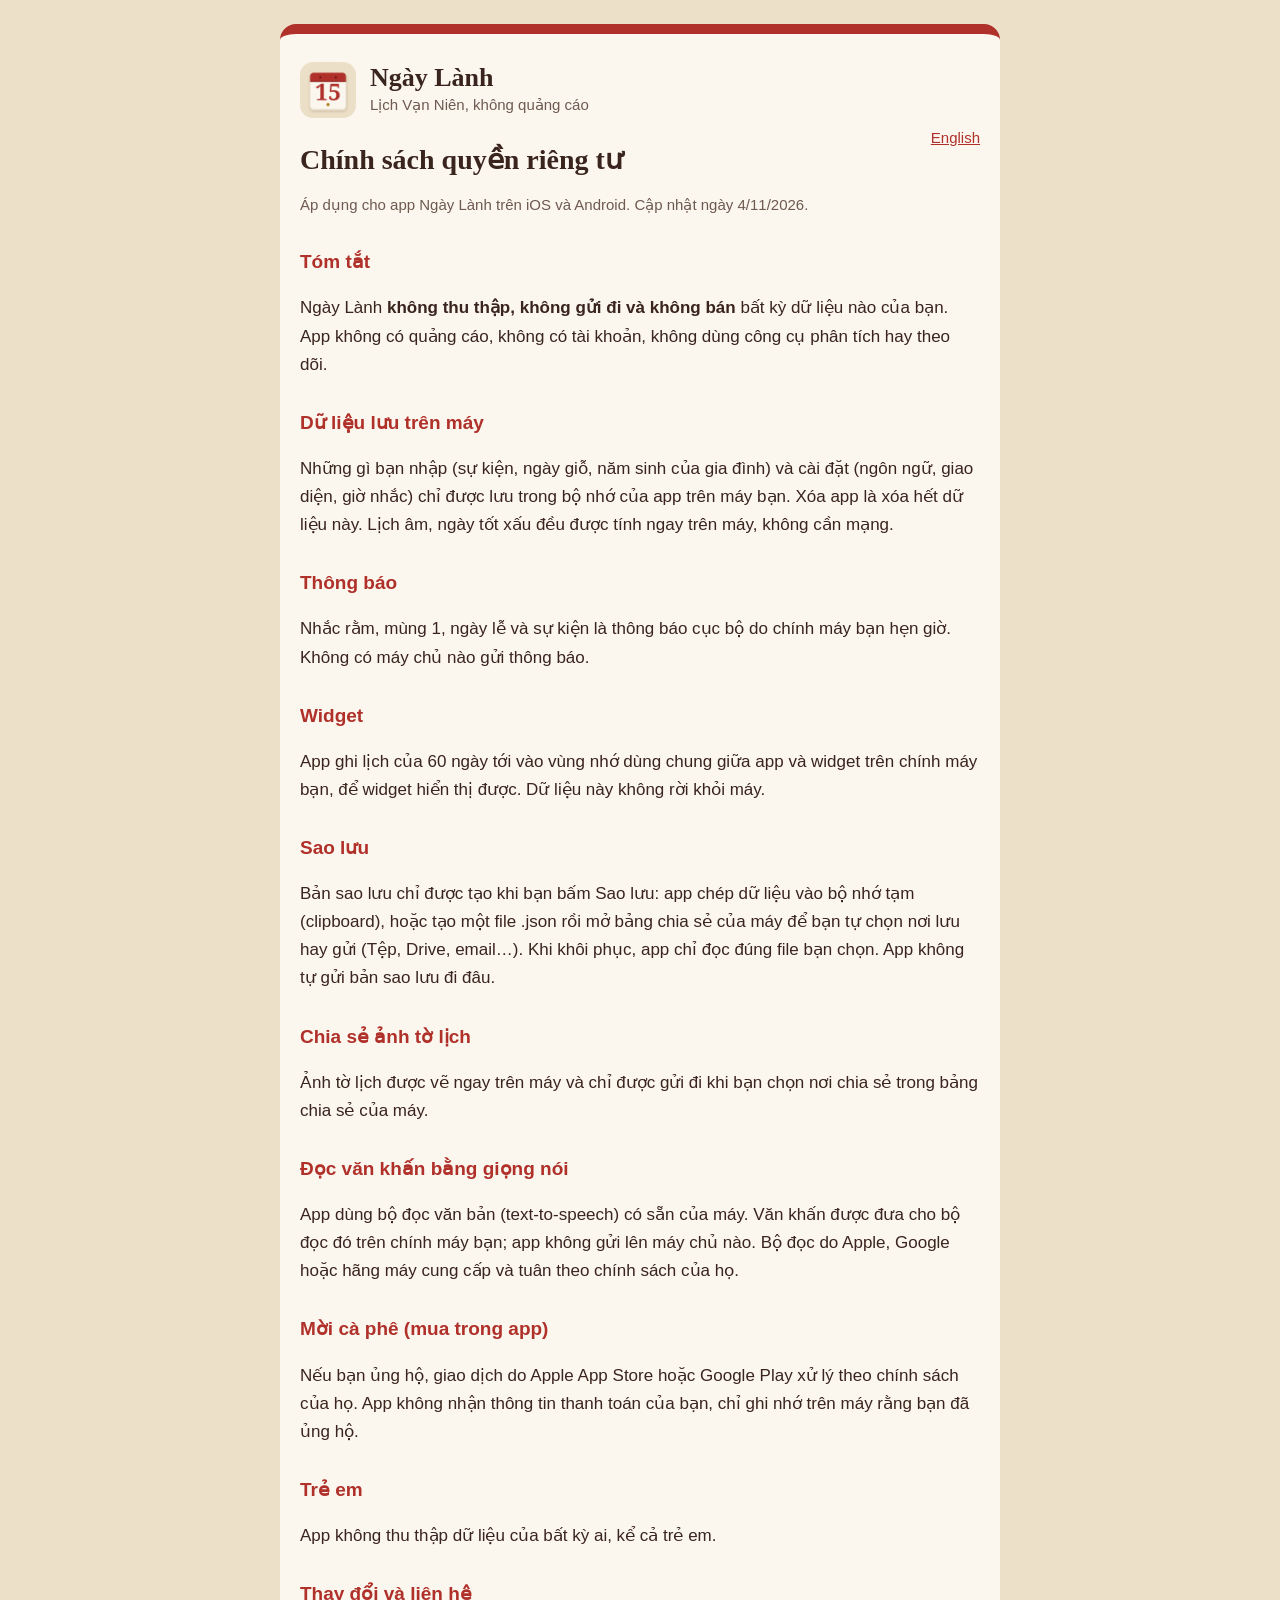
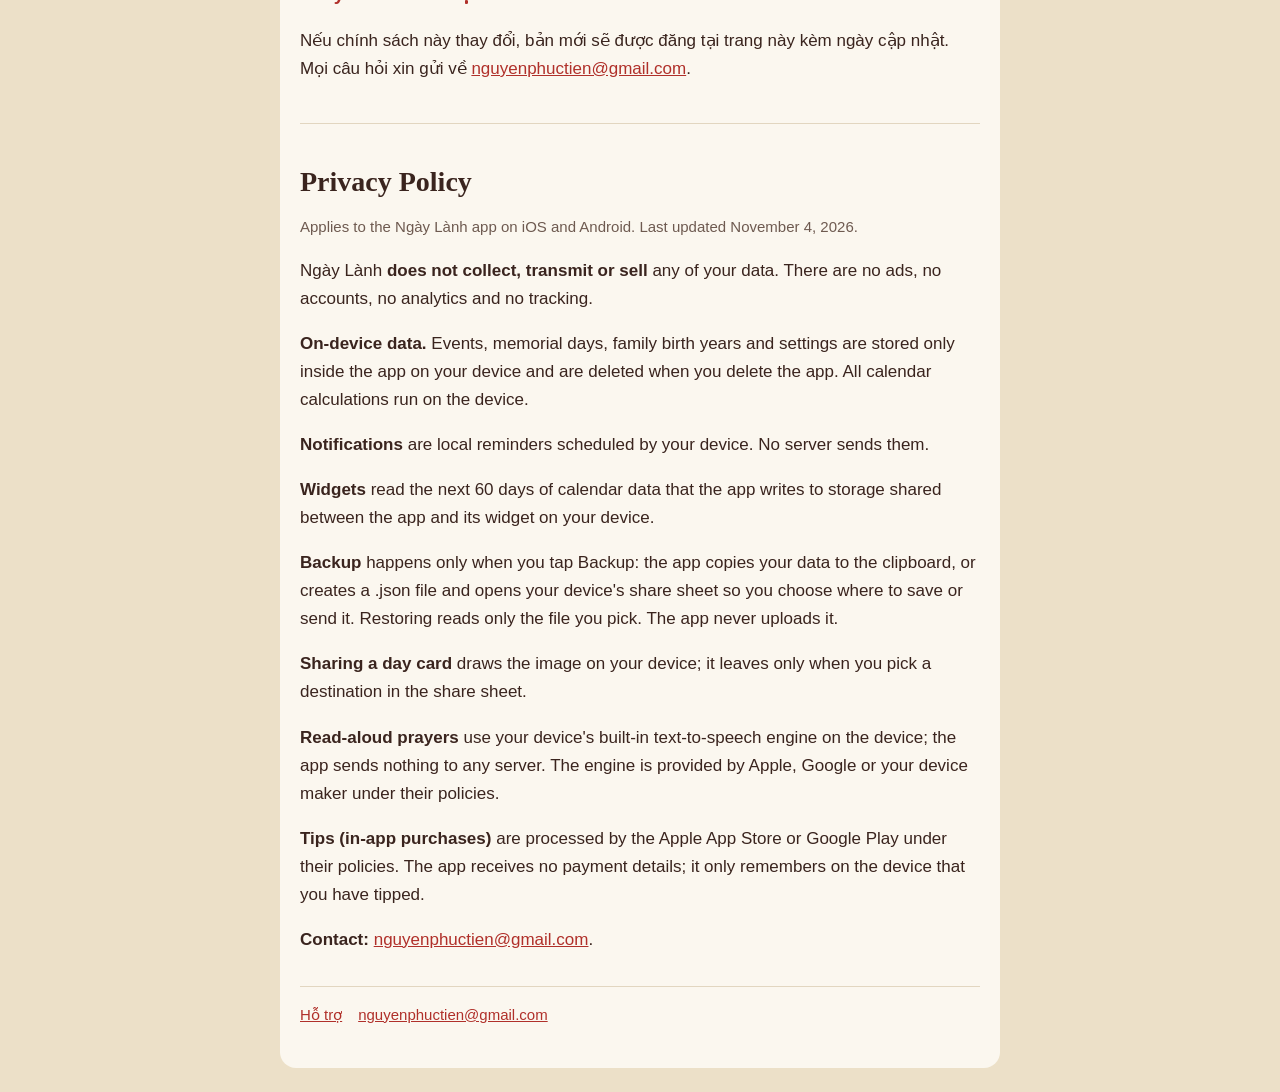
<file: index.html>
<!doctype html>
<html lang="vi">
<head>
  <meta charset="utf-8">
  <meta name="viewport" content="width=device-width, initial-scale=1">
  <title>Chính sách quyền riêng tư · Ngày Lành</title>
  <link rel="icon" href="icon.png">
  <link rel="stylesheet" href="style.css">
</head>
<body>
<main>
  <header>
    <img src="icon.png" alt="">
    <div><div class="name">Ngày Lành</div><div class="tag">Lịch Vạn Niên, không quảng cáo</div></div>
  </header>
  <a class="lang" href="#en">English</a>

  <h1>Chính sách quyền riêng tư</h1>
  <p class="muted">Áp dụng cho app Ngày Lành trên iOS và Android. Cập nhật ngày 4/11/2026.</p>

  <h2>Tóm tắt</h2>
  <p>Ngày Lành <strong>không thu thập, không gửi đi và không bán</strong> bất kỳ dữ liệu nào của bạn.
    App không có quảng cáo, không có tài khoản, không dùng công cụ phân tích hay theo dõi.</p>

  <h2>Dữ liệu lưu trên máy</h2>
  <p>Những gì bạn nhập (sự kiện, ngày giỗ, năm sinh của gia đình) và cài đặt (ngôn ngữ, giao diện, giờ nhắc)
    chỉ được lưu trong bộ nhớ của app trên máy bạn. Xóa app là xóa hết dữ liệu này.
    Lịch âm, ngày tốt xấu đều được tính ngay trên máy, không cần mạng.</p>

  <h2>Thông báo</h2>
  <p>Nhắc rằm, mùng 1, ngày lễ và sự kiện là thông báo cục bộ do chính máy bạn hẹn giờ. Không có máy chủ nào gửi thông báo.</p>

  <h2>Widget</h2>
  <p>App ghi lịch của 60 ngày tới vào vùng nhớ dùng chung giữa app và widget trên chính máy bạn, để widget hiển thị được. Dữ liệu này không rời khỏi máy.</p>

  <h2>Sao lưu</h2>
  <p>Bản sao lưu chỉ được tạo khi bạn bấm Sao lưu: app chép dữ liệu vào bộ nhớ tạm (clipboard), hoặc tạo một file .json rồi mở bảng chia sẻ của máy để bạn tự chọn nơi lưu hay gửi (Tệp, Drive, email…). Khi khôi phục, app chỉ đọc đúng file bạn chọn. App không tự gửi bản sao lưu đi đâu.</p>

  <h2>Chia sẻ ảnh tờ lịch</h2>
  <p>Ảnh tờ lịch được vẽ ngay trên máy và chỉ được gửi đi khi bạn chọn nơi chia sẻ trong bảng chia sẻ của máy.</p>

  <h2>Đọc văn khấn bằng giọng nói</h2>
  <p>App dùng bộ đọc văn bản (text-to-speech) có sẵn của máy. Văn khấn được đưa cho bộ đọc đó trên chính máy bạn; app không gửi lên máy chủ nào. Bộ đọc do Apple, Google hoặc hãng máy cung cấp và tuân theo chính sách của họ.</p>

  <h2>Mời cà phê (mua trong app)</h2>
  <p>Nếu bạn ủng hộ, giao dịch do Apple App Store hoặc Google Play xử lý theo chính sách của họ.
    App không nhận thông tin thanh toán của bạn, chỉ ghi nhớ trên máy rằng bạn đã ủng hộ.</p>

  <h2>Trẻ em</h2>
  <p>App không thu thập dữ liệu của bất kỳ ai, kể cả trẻ em.</p>

  <h2>Thay đổi và liên hệ</h2>
  <p>Nếu chính sách này thay đổi, bản mới sẽ được đăng tại trang này kèm ngày cập nhật.
    Mọi câu hỏi xin gửi về <a href="mailto:nguyenphuctien@gmail.com">nguyenphuctien@gmail.com</a>.</p>

  <hr id="en" style="margin:40px 0;border:0;border-top:1px solid var(--line)">

  <h1>Privacy Policy</h1>
  <p class="muted">Applies to the Ngày Lành app on iOS and Android. Last updated November 4, 2026.</p>
  <p>Ngày Lành <strong>does not collect, transmit or sell</strong> any of your data. There are no ads, no accounts,
    no analytics and no tracking.</p>
  <p><strong>On-device data.</strong> Events, memorial days, family birth years and settings are stored only inside the
    app on your device and are deleted when you delete the app. All calendar calculations run on the device.</p>
  <p><strong>Notifications</strong> are local reminders scheduled by your device. No server sends them.</p>
  <p><strong>Widgets</strong> read the next 60 days of calendar data that the app writes to storage shared between the
    app and its widget on your device.</p>
  <p><strong>Backup</strong> happens only when you tap Backup: the app copies your data to the clipboard, or creates a .json file and opens your device's share sheet so you choose where to save or send it. Restoring reads only the file you pick. The app never uploads it.</p>
  <p><strong>Sharing a day card</strong> draws the image on your device; it leaves only when you pick a destination in the share sheet.</p>
  <p><strong>Read-aloud prayers</strong> use your device's built-in text-to-speech engine on the device; the app sends nothing to any server. The engine is provided by Apple, Google or your device maker under their policies.</p>
  <p><strong>Tips (in-app purchases)</strong> are processed by the Apple App Store or Google Play under their policies.
    The app receives no payment details; it only remembers on the device that you have tipped.</p>
  <p><strong>Contact:</strong> <a href="mailto:nguyenphuctien@gmail.com">nguyenphuctien@gmail.com</a>.</p>

  <nav><a href="ho-tro/">Hỗ trợ</a><a href="mailto:nguyenphuctien@gmail.com">nguyenphuctien@gmail.com</a></nav>
</main>
</body>
</html>
</file>
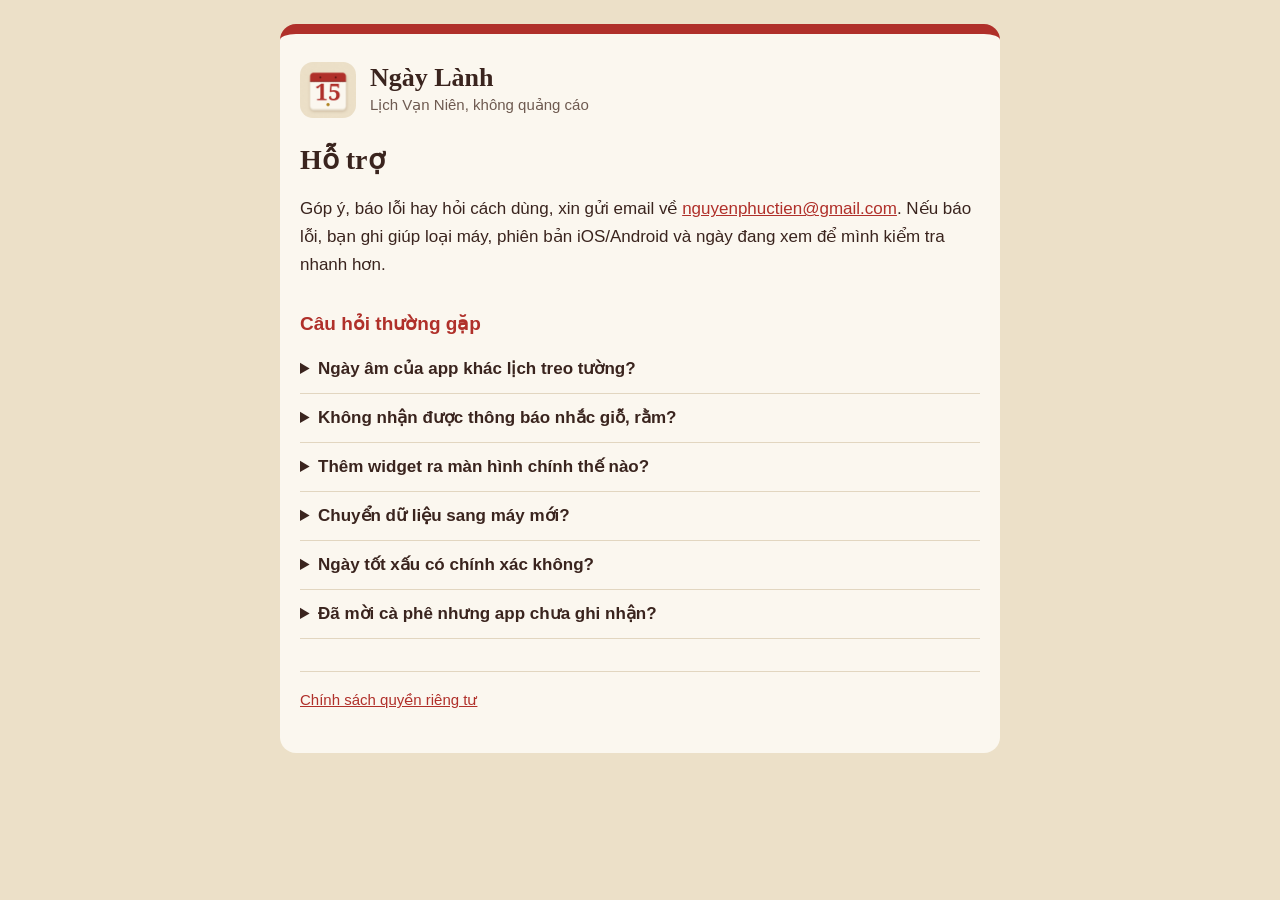
<file: ho-tro/index.html>
<!doctype html>
<html lang="vi">
<head>
  <meta charset="utf-8">
  <meta name="viewport" content="width=device-width, initial-scale=1">
  <title>Hỗ trợ · Ngày Lành</title>
  <link rel="icon" href="../icon.png">
  <link rel="stylesheet" href="../style.css">
</head>
<body>
<main>
  <header>
    <img src="../icon.png" alt="">
    <div><div class="name">Ngày Lành</div><div class="tag">Lịch Vạn Niên, không quảng cáo</div></div>
  </header>

  <h1>Hỗ trợ</h1>
  <p>Góp ý, báo lỗi hay hỏi cách dùng, xin gửi email về
    <a href="mailto:nguyenphuctien@gmail.com?subject=G%C3%B3p%20%C3%BD%20Ng%C3%A0y%20L%C3%A0nh">nguyenphuctien@gmail.com</a>.
    Nếu báo lỗi, bạn ghi giúp loại máy, phiên bản iOS/Android và ngày đang xem để mình kiểm tra nhanh hơn.</p>

  <h2>Câu hỏi thường gặp</h2>

  <details>
    <summary>Ngày âm của app khác lịch treo tường?</summary>
    <p>Ngày Lành tính âm lịch Việt Nam theo múi giờ UTC+7 (công thức thiên văn của Jean Meeus). Lịch Trung Quốc dùng UTC+8 nên
      thỉnh thoảng lệch một ngày hoặc khác tháng nhuận. Nếu thấy lệch so với lịch Việt Nam, xin email ngày đó cho mình.</p>
  </details>

  <details>
    <summary>Không nhận được thông báo nhắc giỗ, rằm?</summary>
    <p>Kiểm tra Cài đặt của máy → Thông báo → Ngày Lành đã được bật. Trên Android, tắt chế độ tối ưu pin cho app
      để nhắc đúng giờ. Trong app, vào Cài đặt để chọn giờ nhắc mặc định.</p>
  </details>

  <details>
    <summary>Thêm widget ra màn hình chính thế nào?</summary>
    <p>iPhone: giữ tay lên màn hình chính → nút + → tìm "Ngày Lành". Android: giữ tay lên màn hình chính → Widget →
      Ngày Lành, chọn cỡ nhỏ, vừa hoặc tháng. Mở app một lần để widget có dữ liệu.</p>
  </details>

  <details>
    <summary>Chuyển dữ liệu sang máy mới?</summary>
    <p>Máy cũ: Cài đặt → Sao lưu (dữ liệu được chép vào bộ nhớ tạm), dán vào ghi chú hoặc email gửi cho chính bạn.
      Máy mới: chép lại đoạn đó rồi vào Cài đặt → Khôi phục.</p>
  </details>

  <details>
    <summary>Ngày tốt xấu có chính xác không?</summary>
    <p>Sao tốt xấu, trực, hoàng đạo theo sách Hiệp Kỷ Biện Phương Thư (1739). Thông tin chỉ mang tính tham khảo theo phong tục,
      không phải lời khuyên chuyên môn.</p>
  </details>

  <details>
    <summary>Đã mời cà phê nhưng app chưa ghi nhận?</summary>
    <p>Mở lại bảng Mời cà phê và đợi vài giây để App Store hoặc Google Play xác nhận. Nếu vẫn chưa được, email cho mình kèm
      mã đơn trong biên nhận.</p>
  </details>

  <nav><a href="../">Chính sách quyền riêng tư</a></nav>
</main>
</body>
</html>
</file>
<file: style.css>
:root {
  --paper: #fbf7ef;
  --bg: #ece0c8;
  --ink: #3a241e;
  --muted: #6e5a50;
  --son: #b0302a;
  --line: #e2d6c0;
}
@media (prefers-color-scheme: dark) {
  :root {
    --paper: #241c18;
    --bg: #1a1411;
    --ink: #f1e8da;
    --muted: #c2b3a3;
    --son: #e0675e;
    --line: #3a2f29;
  }
}
* { box-sizing: border-box; }
body {
  margin: 0;
  background: var(--bg);
  color: var(--ink);
  font: 17px/1.65 "Be Vietnam Pro", -apple-system, "Segoe UI", Roboto, sans-serif;
}
main {
  max-width: 720px;
  margin: 24px auto;
  padding: 28px 20px 40px;
  background: var(--paper);
  border-radius: 16px;
  border-top: 10px solid var(--son);
}
header { display: flex; align-items: center; gap: 14px; margin-bottom: 8px; }
header img { width: 56px; height: 56px; border-radius: 13px; }
header .name { font: 700 26px/1.2 "Noto Serif", Georgia, serif; }
header .tag { color: var(--muted); font-size: 15px; }
h1 { font: 700 28px/1.3 "Noto Serif", Georgia, serif; margin: 24px 0 4px; }
h2 { font-size: 19px; margin: 28px 0 6px; color: var(--son); }
a { color: var(--son); }
.muted { color: var(--muted); font-size: 15px; }
nav { margin-top: 32px; padding-top: 16px; border-top: 1px solid var(--line); font-size: 15px; }
nav a { margin-right: 16px; }
.lang { float: right; font-size: 15px; }
details { border-bottom: 1px solid var(--line); padding: 10px 0; }
summary { cursor: pointer; font-weight: 600; }
@media (max-width: 760px) { main { margin: 0; border-radius: 0; } }
</file>
